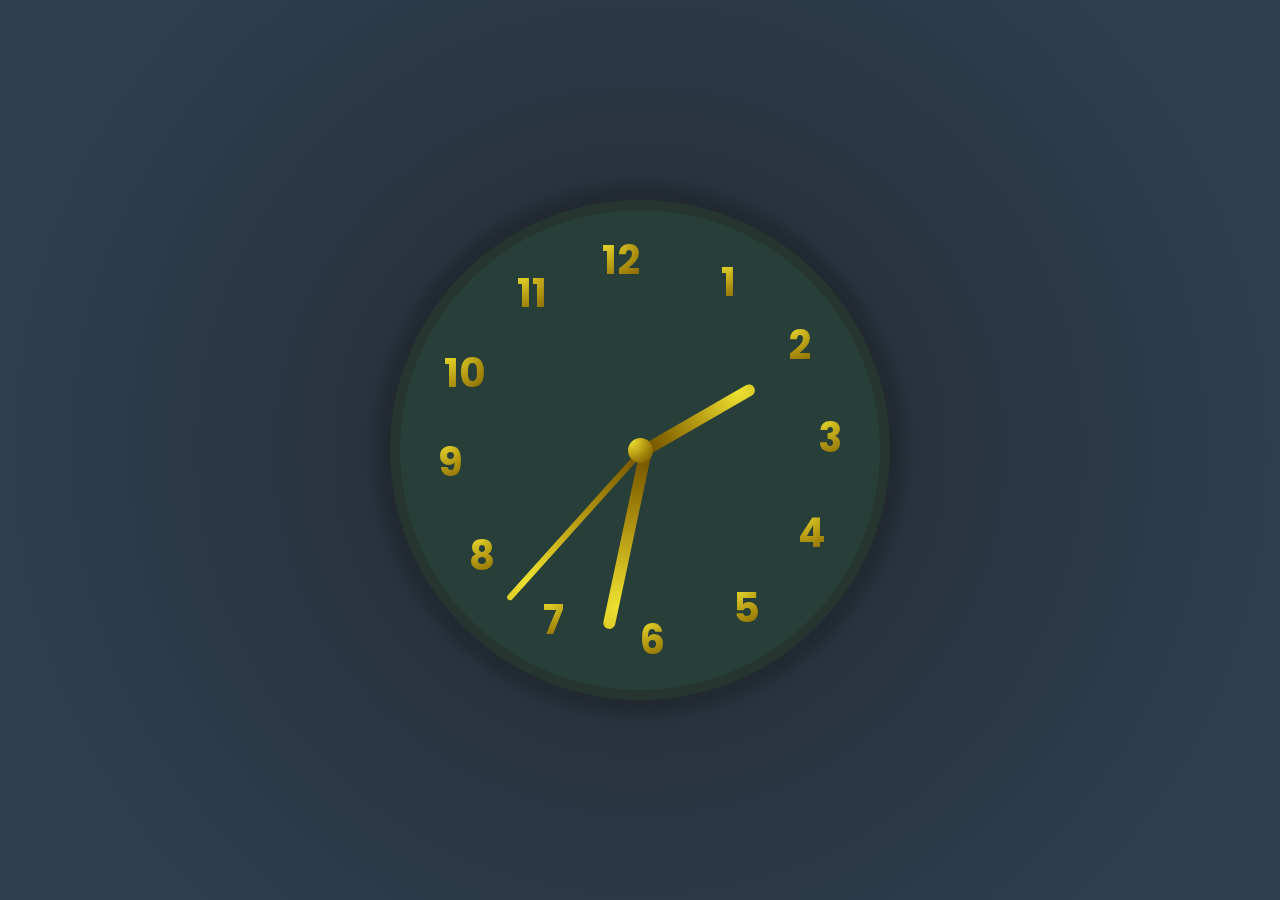
<file: Relógio Analógico/index.html>
<!DOCTYPE html>
<html lang="pt-br">

<head>
    <meta charset="UTF-8">
    <meta name="viewport" content="width=device-width, initial-scale=1.0">
    <title>Relógio Analógico</title>

    <link rel="stylesheet" href="style.css">
    <script src="script.js" defer></script>
</head>

<body>
    <div class="clock">
        <span class="number" style="--n:1" style="transform: rotate(30deg);"><b>1</b></span>
        <span class="number" style="--n:2" style="transform: rotate(60deg);"><b>2</b></span>
        <span class="number" style="--n:3" style="transform: rotate(90deg);"><b>3</b></span>
        <span class="number" style="--n:4" style="transform: rotate(120deg);"><b>4</b></span>
        <span class="number" style="--n:5" style="transform: rotate(150deg);"><b>5</b></span>
        <span class="number" style="--n:6" style="transform: rotate(180deg);"><b>6</b></span>
        <span class="number" style="--n:7" style="transform: rotate(210deg);"><b>7</b></span>
        <span class="number" style="--n:8" style="transform: rotate(240deg);"><b>8</b></span>
        <span class="number" style="--n:9" style="transform: rotate(270deg);"><b>9</b></span>
        <span class="number" style="--n:10" style="transform: rotate(300deg);"><b>10</b></span>
        <span class="number" style="--n:11" style="transform: rotate(330deg);"><b>11</b></span>
        <span class="number" style="--n:12" style="transform: rotate(0deg);"><b>12</b></span>

        <div class="hour" id="hour"></div>
        <div class="min" id="min"></div>
        <div class="sec" id="sec"></div>
        <div class="pointerCenter"></div>
    </div>
    
</body>

</html>

<!-- referência do Canal Will Dev e do Canal Code Braces -->
</file>
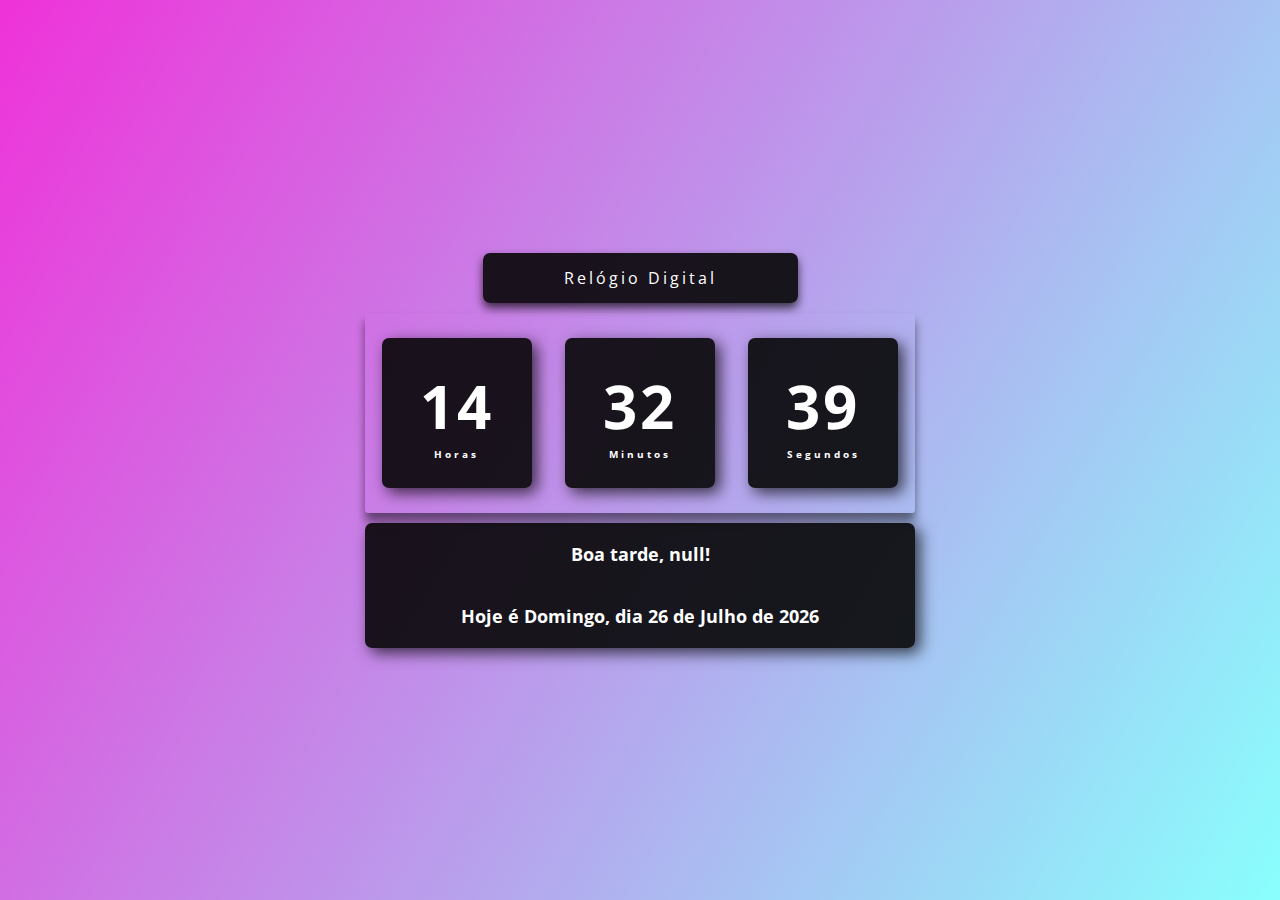
<file: Relógio Digital/index.html>
<!DOCTYPE html>
<html lang="pt-br">

<head>
    <meta charset="UTF-8">
    <meta name="viewport" content="width=device-width, initial-scale=1.0">
    <link rel="stylesheet" href="style.css">
    <script src="script.js" defer></script>

    <title>Relógio Digital</title>
</head>

<body>
    <div class="text">Relógio Digital</div>
    <div class="relogio">
        <div>
            <span id="horas">00</span>
            <span class="tempo">Horas</span>
        </div>

        <div>
            <span id="minutos">00</span>
            <span class="tempo">Minutos</span>
        </div>

        <div>
            <span id="segundos">00</span>
            <span class="tempo">Segundos</span>
        </div>
    </div>

    <div class="container">
        <div id="saudacao">--</div>
        <div id="diaSemana">--</div>
        <!-- para ver a hora completa, desfaz o comentário abaixo -->
        <!-- <div id="horaTotal">00</div> -->
    </div>

</body>

</html>

<!-- referência do canal Larissa Kich -->
</file>
<file: Relógio Analógico/style.css>
@import url('https://fonts.googleapis.com/css2?family=Poppins:ital,wght@0,100;0,200;0,300;0,400;0,500;0,600;0,700;0,800;0,900;1,100;1,200;1,300;1,400;1,500;1,600;1,700;1,800;1,900&display=swap');

* {
    margin: 0;
    padding: 0;
    box-sizing: border-box;
    font-family: 'poppins', sans-serif;
}

body{
    height: 100vh;
    
    display: flex;
    justify-content: center;
    align-items: center;

    background: radial-gradient(circle, rgba(72,85,99,1) 0%, rgba(41,50,60,1) 30%, rgba(44,62,80,1) 80%);
    background-repeat: no-repeat;
}

.clock{
    width: 500px;
    height: 500px;

    background: #283F39;
    border: 10px solid #263530;
    border-radius: 50%;
    box-shadow: 0 0 15px 15px rgba(0, 0, 0, 0.2);

    position: relative;

    display: flex;
    justify-content: center;
    align-items: center;
}

.clock span{
    transform: rotate(calc(30deg * var(--n)));
    position: absolute;

    text-align: center;
    inset: 20px;
    font-size: 40px;

    /* inset -> abreviação para o top, right, left, bottom */
    /* top: 20px;
    right: 20px;
    left: 20px;
    bottom: 20px; */
}

.number b{
    transform: translate(-50%) rotate(calc(-30deg * var(--n)));
    display: inline-block;

    background-image: radial-gradient(circle at 12.5% 12.5%, #ede231 0, #d1bc21 25%, #b19511 50%, #8f7003 75%, #705100 100%);
    background-clip: text;
    -webkit-background-clip: text;
    -webkit-text-fill-color: transparent;
}

.pointerCenter{
    width: 25px;
    height: 25px;
    background-color: gray;

    position: absolute;

    border-radius: 50%;
    background-image: radial-gradient(circle at 12.5% 12.5%, #ede231 0, #d1bc21 25%, #b19511 50%, #8f7003 75%, #705100 100%);
}

.hour, .min, .sec{
    --rotate: 0;
    position: absolute;
    left: 50%;
    bottom: 50%;

    border-radius: 30px 30px 0 0;
    transform-origin: bottom;

    background-image: radial-gradient(circle at 12.5% 12.5%, #ede231 0, #d1bc21 25%, #b19511 50%, #8f7003 75%, #705100 100%);
}

.hour{
    width: 12px;
    height: 26%;
}

.min{
    width: 12px;
    height: 38%;
}

.sec{
    width: 6px;
    height: 42%;
}

/* responsividade - responsividade - responsividade - responsividade */

@media screen and (max-width: 600px) {
    .clock{
        width: 400px;
        height: 400px;
}

    .clock span{
        font-size: 36px;
    }

    .hour{
        width: 10px;
    }
    
    .min{
        width: 10px;
    }
    
    .sec{
        width: 4px;
    }
}

@media screen and (max-width: 470px) {
    .clock{
        width: 280px;
        height: 280px;
}

    .clock span{
        font-size: 30px;
    }

    .hour{
        width: 8px;
    }
    
    .min{
        width: 8px;
    }
}

/* referência do Canal Will Dev e do Canal Code Braces */
</file>
<file: Relógio Digital/style.css>
@import url('https://fonts.googleapis.com/css2?family=Open+Sans:ital,wght@0,300..800;1,300..800&display=swap');

* {
    margin: 0;
    padding: 0;
    box-sizing: border-box;
    font-family: 'Open Sans', sans-serif;
}

body {
    height: 100vh;
    width: 100%;

    background: linear-gradient(120deg, #ef32d9, #89fffd);

    display: flex;
    flex-direction: column;
    align-items: center;
    justify-content: center;
}

.text {
    height: 50px;
    width: 315px;

    display: flex;
    flex-direction: column;
    justify-content: center;
    align-items: center;

    background: rgba(5, 5, 5, .9);
    border-radius: 7px;
    box-shadow: 0px 5px 10px rgba(0, 0, 0, .7);

    color: white;
    letter-spacing: 3px;

    margin-bottom: 10px;
}

.relogio {
    height: 200px;
    width: 550px;

    background: transparent;
    border-radius: 3px;
    box-shadow: 0px 8px 10px rgba(0, 0, 0, .5);

    display: flex;
    align-items: center;
    justify-content: space-around;
}

.relogio div {
    height: 150px;
    width: 150px;

    display: flex;
    flex-direction: column;
    align-items: center;
    justify-content: center;

    background: rgba(5, 5, 5, .9);
    border-radius: 7px;
    box-shadow: 5px 5px 15px rgba(0, 0, 0, .7);

    color: white;
    letter-spacing: 3px;
}

.relogio span {
    font-weight: bolder;
    font-size: 60px;
}

.relogio span.tempo {
    font-size: 10px;
}

.container {
    height: 125px;
    width: 550px;

    background: rgba(5, 5, 5, .9);
    border-radius: 7px;
    box-shadow: 5px 5px 15px rgba(0, 0, 0, .7);

    display: flex;
    flex-direction: column;
    justify-content: space-around;
    align-items: center;

    color: white;
    font-weight: bolder;
    font-size: 18px;

    margin-top: 10px;
}

@media screen and (max-width: 600px) {
    .relogio {
        height: 425px;
        width: 200px;

        display: flex;
        flex-direction: column;
    }

    .relogio div {
        height: 120px;
        width: 120px;
    }

    .relogio span {
        font-size: 40px;
    }

    .container{
        height: 100px;
        width: 315px;

        text-align: center;

        font-size: 15px;
    }
}

/* referência do canal Larissa Kich */
</file>
